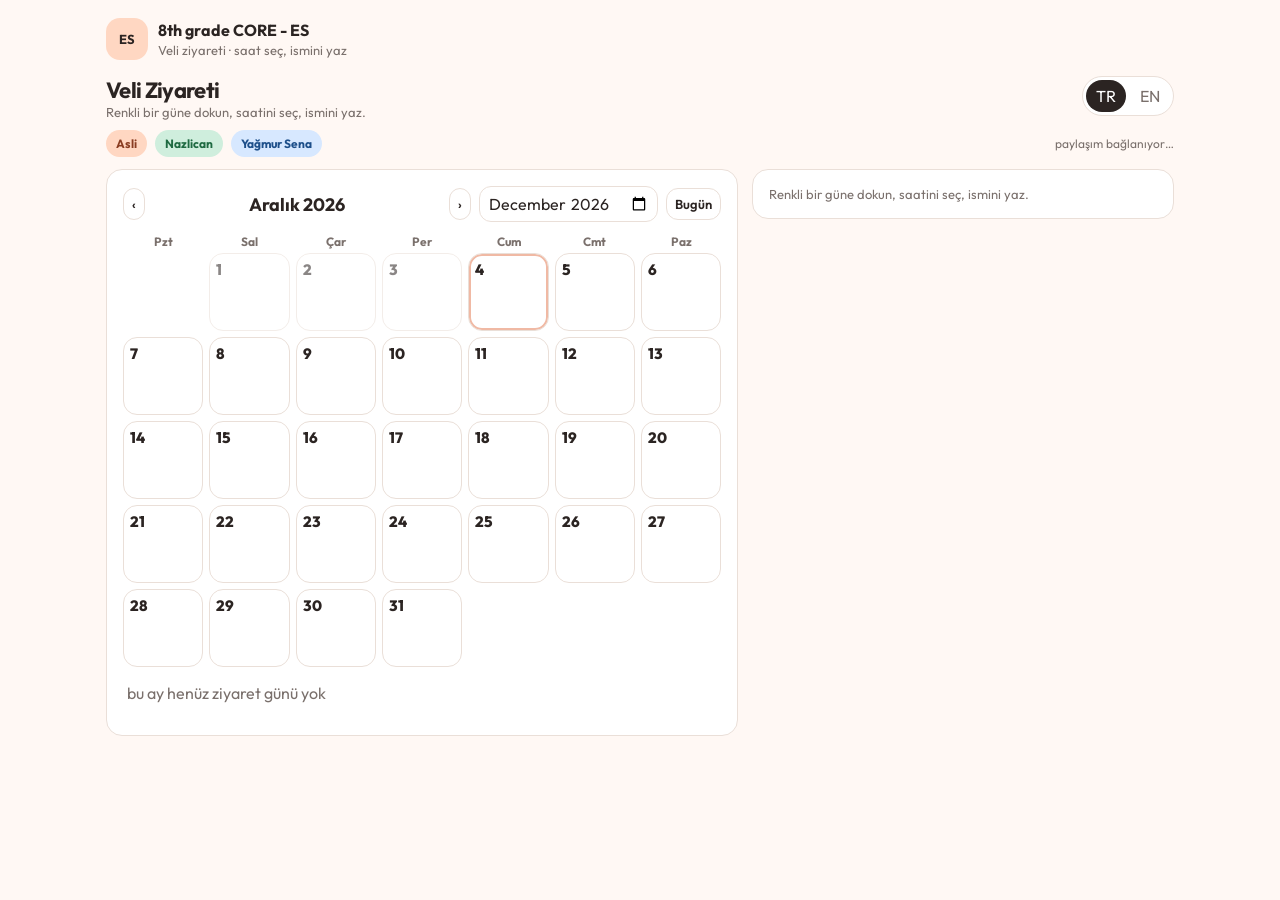
<file: ziyaret.html>
<!DOCTYPE html>
<html lang="tr">
  <head>
    <meta charset="utf-8" />
    <meta name="viewport" content="width=device-width, initial-scale=1, viewport-fit=cover" />
    <meta name="theme-color" content="#fff8f4" />
    <meta name="apple-mobile-web-app-capable" content="yes" />
    <meta name="apple-mobile-web-app-status-bar-style" content="default" />
    <meta http-equiv="Cache-Control" content="no-cache, no-store, must-revalidate" />
    <title>Veli Ziyareti · 8th grade CORE - ES</title>
    <link rel="icon" href="./favicon.svg" type="image/svg+xml" />
    <link rel="preconnect" href="https://fonts.googleapis.com" />
    <link rel="preconnect" href="https://fonts.gstatic.com" crossorigin />
    <link
      href="https://fonts.googleapis.com/css2?family=Outfit:wght@400;500;600;700;800&display=swap"
      rel="stylesheet"
    />
    <link rel="stylesheet" href="./styles.css?v=25" />
  </head>
  <body class="zv-page">
    <div class="zv-brand">
      <div class="mark">ES</div>
      <div>
        <strong>8th grade CORE - ES</strong>
        <p>Veli ziyareti · saat seç, ismini yaz</p>
      </div>
    </div>
    <div id="ziyaret"></div>
    <script src="./ziyaret.js?v=25"></script>
  </body>
</html>
</file>
<file: styles.css>
:root {
  --bg: #fff8f4;
  --ink: #2b2422;
  --soft: #7a706c;
  --line: #eadfd8;
  --card: #ffffff;
  --peach: #ffd7c2;
  --blush: #ffc2c7;
  --mint: #cfeedd;
  --butter: #ffe9a8;
  --cream: #fff4e0;
  --pin: #e25c5c;
  --ok: #2f7a4f;
  --danger: #c2473f;
  --radius: 16px;
}

* {
  box-sizing: border-box;
}

html,
body {
  margin: 0;
  min-height: 100%;
  background: var(--bg);
  color: var(--ink);
  font-family: Outfit, system-ui, sans-serif;
  -webkit-text-size-adjust: 100%;
}

body {
  padding: 18px 16px calc(56px + env(safe-area-inset-bottom, 0px));
  padding-left: max(16px, env(safe-area-inset-left, 0px));
  padding-right: max(16px, env(safe-area-inset-right, 0px));
  overflow-x: hidden;
}

button,
a.tab,
a.btn,
.zv-cell,
.cal-cell,
.jump,
.sheet-tab {
  touch-action: manipulation;
  -webkit-tap-highlight-color: rgba(43, 36, 34, 0.08);
}

button,
input,
select,
textarea {
  font: inherit;
  color: inherit;
}

a {
  color: inherit;
  text-decoration: none;
}

.shell {
  max-width: 920px;
  margin: 0 auto;
}

.top {
  display: flex;
  justify-content: space-between;
  align-items: flex-start;
  gap: 12px;
  margin-bottom: 14px;
}

.brand {
  display: flex;
  gap: 10px;
  align-items: center;
}

.mark {
  width: 42px;
  height: 42px;
  border-radius: 14px;
  background: var(--peach);
  display: grid;
  place-items: center;
  font-weight: 700;
  font-size: 13px;
}

.brand h1 {
  margin: 0;
  font-size: 22px;
  font-weight: 700;
  letter-spacing: -0.03em;
}

.brand p {
  margin: 2px 0 0;
  color: var(--soft);
  font-size: 13px;
}

.lang {
  display: flex;
  gap: 4px;
  background: #fff;
  border: 1px solid var(--line);
  border-radius: 999px;
  padding: 3px;
}

.lang button {
  border: 0;
  background: transparent;
  padding: 6px 10px;
  border-radius: 999px;
  cursor: pointer;
  color: var(--soft);
}

.lang button.active {
  background: var(--ink);
  color: #fff;
}

.tabs {
  display: flex;
  flex-wrap: wrap;
  gap: 6px;
  margin: 0 0 18px;
}

.tab {
  border: 1px solid var(--line);
  background: #fff;
  border-radius: 999px;
  padding: 8px 12px;
  font-size: 13px;
  font-weight: 600;
  min-height: 40px;
  display: inline-flex;
  align-items: center;
  white-space: nowrap;
}

.tab.on {
  background: var(--ink);
  color: #fff;
  border-color: var(--ink);
}

.row {
  display: flex;
  flex-wrap: wrap;
  gap: 8px;
  align-items: center;
}

.btn {
  border: 0;
  background: var(--ink);
  color: #fff;
  border-radius: 12px;
  padding: 9px 12px;
  cursor: pointer;
  font-weight: 600;
  min-height: 40px;
}

.btn.light {
  background: #fff;
  color: var(--ink);
  border: 1px solid var(--line);
}

.btn.pink {
  background: var(--blush);
  color: var(--ink);
}

.btn.danger {
  background: var(--danger);
}

.btn.tiny {
  min-height: 32px;
  padding: 4px 8px;
  font-size: 13px;
}

.card {
  background: var(--card);
  border: 1px solid var(--line);
  border-radius: var(--radius);
  padding: 16px;
}

.hero {
  display: grid;
  grid-template-columns: 1.2fr 0.8fr;
  gap: 12px;
  margin-bottom: 12px;
}

.home-polaroid {
  position: relative;
  width: min(440px, 100%);
  margin: 6px auto 22px;
  padding: 12px 12px 8px;
  background: #fffef9;
  border: 1px solid #f0e4da;
  border-radius: 6px 6px 18px 18px;
  box-shadow: 0 14px 28px rgba(43, 36, 34, 0.08), 0 2px 0 #f3e6dc;
  transform: rotate(-1.4deg);
}

.home-polaroid .pin {
  z-index: 2;
}

.home-polaroid .tape {
  position: absolute;
  top: -10px;
  width: 72px;
  height: 22px;
  background: rgba(255, 215, 194, 0.72);
  border-radius: 2px;
  transform: rotate(-8deg);
  box-shadow: 0 1px 0 rgba(255, 255, 255, 0.5) inset;
}

.home-polaroid .tape-l {
  left: 18px;
}

.home-polaroid .tape-r {
  right: 18px;
  background: rgba(207, 238, 221, 0.8);
  transform: rotate(9deg);
}

.home-polaroid img {
  display: block;
  width: 100%;
  height: auto;
  aspect-ratio: 4 / 3;
  object-fit: cover;
  object-position: center 40%;
  border-radius: 4px;
  background: var(--peach);
}

.home-polaroid figcaption {
  margin: 8px 4px 2px;
  text-align: center;
  font-family: Caveat, cursive;
  font-size: 26px;
  color: #c9785e;
}

.home-board-bar {
  display: flex;
  justify-content: space-between;
  align-items: center;
  gap: 10px;
  margin: 0 0 12px;
}

.home-board {
  display: grid;
  grid-template-columns: 1fr 1fr;
  gap: 12px;
}

.widget {
  position: relative;
  min-height: 110px;
}

.widget.wide {
  grid-column: 1 / -1;
}

.widget-handle {
  position: absolute;
  top: 8px;
  right: 8px;
  z-index: 3;
  width: 36px;
  height: 36px;
  border: 0;
  border-radius: 10px;
  background: rgba(255, 255, 255, 0.7);
  color: var(--soft);
  cursor: grab;
  touch-action: none;
  letter-spacing: -2px;
  font-size: 16px;
  line-height: 1;
}

.widget-handle:active {
  cursor: grabbing;
}

.widget.dragging {
  opacity: 0.72;
  z-index: 4;
  box-shadow: 0 16px 30px rgba(43, 36, 34, 0.12);
}

.widget.jump a {
  display: flex;
  flex-direction: column;
  justify-content: space-between;
  min-height: 78px;
  padding-right: 36px;
}

.hadith-widget {
  background: var(--cream);
  border: 0;
  border-radius: var(--radius);
  padding: 16px 44px 16px 16px;
}

.hadith-widget p {
  margin: 0;
  font-size: 16px;
  line-height: 1.55;
}

.hadith-widget small {
  display: block;
  margin-top: 8px;
  color: var(--soft);
}

.photo-widget {
  background: transparent;
  border: 0;
  padding: 12px 0 4px;
  min-height: 0;
}

.photo-widget .widget-handle {
  right: calc(50% - 200px);
  top: 18px;
}

.photo-widget .home-polaroid {
  margin: 8px auto 4px;
}

.note-widget {
  border: 0;
  border-radius: 8px;
  padding: 28px 16px 14px;
  min-height: 160px;
}

.note-widget.peach { background: var(--peach); }
.note-widget.mint { background: var(--mint); }
.note-widget.blush { background: #ffd6e8; }
.note-widget.butter { background: var(--butter); }
.note-widget.sky { background: #d7e8ff; }

.note-widget .note-title {
  width: 100%;
  border: 0;
  background: transparent;
  font-family: Caveat, cursive;
  font-size: 24px;
  font-weight: 600;
  margin-bottom: 6px;
  outline: none;
}

.note-widget textarea {
  width: 100%;
  border: 0;
  background: transparent;
  resize: none;
  min-height: 72px;
  outline: none;
  line-height: 1.45;
}

.widget-del {
  position: absolute;
  top: 8px;
  left: 8px;
  z-index: 3;
  width: 28px;
  height: 28px;
  border: 0;
  border-radius: 999px;
  background: rgba(255, 255, 255, 0.7);
  color: var(--soft);
  cursor: pointer;
  font-size: 18px;
  line-height: 1;
}

.jump {
  min-height: 110px;
  display: flex;
  flex-direction: column;
  justify-content: space-between;
  padding: 16px;
  border-radius: var(--radius);
}

.jump.peach { background: var(--peach); border-color: transparent; }
.jump.mint { background: var(--mint); border-color: transparent; }
.jump.butter { background: var(--butter); border-color: transparent; }
.jump.blush { background: #ffd6e8; border-color: transparent; }
.jump.sky { background: #d7e8ff; border-color: transparent; }

.jump b {
  font-size: 18px;
}

.ziyaret-home {
  gap: 8px;
}

.ziyaret-home a {
  display: flex;
  flex-direction: column;
  gap: 4px;
}

.zv-home-url,
.veli-note-link {
  width: 100%;
  border: 0;
  background: rgba(255, 255, 255, 0.7);
  border-radius: 10px;
  padding: 8px 10px;
  font-size: 11px;
  word-break: break-all;
  display: block;
}

.veli-note {
  align-items: flex-start;
}

.veli-note b {
  display: block;
  margin-bottom: 6px;
}

.quiet {
  color: var(--soft);
  font-size: 13px;
  margin: 0;
}

h2 {
  margin: 0 0 10px;
  font-size: 22px;
  letter-spacing: -0.03em;
}

.pin-wrap {
  position: relative;
  background: var(--butter);
  border: 0;
  border-radius: 8px;
  padding: 22px 16px 16px;
  box-shadow: 0 10px 0 rgba(43, 36, 34, 0.04);
}

.pin {
  position: absolute;
  top: -8px;
  left: 50%;
  width: 16px;
  height: 16px;
  margin-left: -8px;
  background: var(--pin);
  border-radius: 50%;
  box-shadow: 0 6px 0 rgba(226, 92, 92, 0.25);
}

.pin-wrap .hand {
  font-family: Caveat, cursive;
  font-size: 22px;
  margin: 0 0 6px;
}

.pin-wrap textarea,
.note textarea,
.week textarea {
  width: 100%;
  border: 0;
  background: transparent;
  resize: none;
  min-height: 90px;
  outline: none;
  line-height: 1.5;
  overflow: hidden;
  white-space: pre-wrap;
  word-break: break-word;
}

.hadith {
  background: var(--cream);
  border: 0;
}

.hadith p {
  margin: 0;
  font-size: 16px;
  line-height: 1.55;
}

.hadith small {
  display: block;
  margin-top: 8px;
  color: var(--soft);
}

.weeks {
  display: grid;
  gap: 8px;
}

.month {
  margin: 18px 0 8px;
  font-size: 13px;
  font-weight: 700;
  color: var(--soft);
}

.week {
  background: #fff;
  border: 1px solid var(--line);
  border-radius: 14px;
  padding: 12px;
}

.week.now {
  border-color: #f0b9a4;
  background: #fff6f1;
}

.week-top {
  display: flex;
  justify-content: space-between;
  gap: 8px;
  align-items: center;
  margin-bottom: 8px;
  flex-wrap: wrap;
}

.week-source {
  font-family: Caveat, cursive;
  font-size: 20px;
  color: #c9785e;
  font-weight: 600;
}

.week.seeded {
  background: #fffaf4;
}

.week.seeded textarea {
  min-height: 280px;
}

.badge {
  background: var(--blush);
  border-radius: 999px;
  padding: 3px 8px;
  font-size: 12px;
  font-weight: 700;
}

.addbar {
  display: flex;
  gap: 8px;
  margin-bottom: 12px;
  align-items: flex-end;
}

.addbar input,
.addbar textarea {
  flex: 1;
  border: 1px solid var(--line);
  border-radius: 12px;
  padding: 10px 12px;
  background: #fff;
  resize: none;
  min-height: 44px;
  line-height: 1.5;
  overflow: hidden;
  white-space: pre-wrap;
  word-break: break-word;
}

.list {
  display: flex;
  flex-direction: column;
  gap: 8px;
}

.item {
  display: flex;
  gap: 10px;
  align-items: flex-start;
  background: #fff;
  border: 1px solid var(--line);
  border-radius: 14px;
  padding: 10px 12px;
}

.item input[type="checkbox"] {
  width: 18px;
  height: 18px;
  margin-top: 3px;
}

.item .btn {
  flex-shrink: 0;
  margin-top: 2px;
}

.item input[type="text"],
.item textarea {
  flex: 1;
  min-width: 0;
  border: 0;
  background: transparent;
  outline: none;
  resize: none;
  min-height: 24px;
  line-height: 1.5;
  overflow: hidden;
  white-space: pre-wrap;
  word-break: break-word;
}

.item.done input[type="text"],
.item.done textarea {
  text-decoration: line-through;
  color: var(--soft);
}

.empty {
  color: var(--soft);
  padding: 16px 4px;
  margin: 0;
}

.field {
  display: flex;
  flex-direction: column;
  gap: 6px;
  margin-bottom: 10px;
}

.field span {
  font-size: 12px;
  font-weight: 650;
  color: var(--soft);
}

.field input,
.field select,
.field textarea {
  border: 1px solid var(--line);
  background: #fff;
  border-radius: 12px;
  padding: 10px 12px;
  outline: none;
}

.form-grid {
  display: grid;
  grid-template-columns: 1fr 1fr;
  gap: 0 12px;
}

.table-wrap {
  overflow: auto;
  border: 1px solid var(--line);
  border-radius: 14px;
  background: #fff;
}

table {
  width: 100%;
  border-collapse: collapse;
  min-width: 680px;
}

th,
td {
  text-align: left;
  padding: 10px;
  border-bottom: 1px solid var(--line);
}

th {
  font-size: 12px;
  color: var(--soft);
  background: #fffaf7;
}

td input,
td select {
  width: 100%;
  border: 0;
  background: transparent;
}

.totals {
  display: grid;
  grid-template-columns: 1fr 1fr 1fr;
  gap: 8px;
  margin: 10px 0;
}

.total {
  background: #fff;
  border: 1px solid var(--line);
  border-radius: 14px;
  padding: 12px;
}

.total b {
  display: block;
  margin-top: 4px;
  font-size: 20px;
}

.money.neg { color: var(--danger); }
.money.pos { color: var(--ok); }

.charts {
  display: grid;
  grid-template-columns: 1fr 1fr;
  gap: 10px;
  margin-top: 10px;
}

.chart-box {
  height: 240px;
}

.grid3 {
  display: grid;
  grid-template-columns: 1fr 1fr 1fr;
  gap: 10px;
}

.modal-back {
  position: fixed;
  inset: 0;
  background: rgba(43, 36, 34, 0.28);
  display: grid;
  place-items: end center;
  padding: 14px;
  z-index: 20;
}

.modal {
  width: min(520px, 100%);
  background: #fff;
  border-radius: 18px;
  padding: 16px;
}

.mentor-top {
  display: grid;
  grid-template-columns: 1fr 1fr;
  gap: 12px;
  margin-bottom: 16px;
}

.tiny-progress {
  font-size: 13px;
  color: var(--soft);
  margin: 0 0 10px;
}

.shell.wide {
  max-width: 1080px;
}

.sheet {
  border: 1px solid #c9c9c9;
  background: #fff;
  border-radius: 8px 8px 0 0;
  overflow: auto;
}

.sheet table {
  min-width: 1100px;
  border-collapse: collapse;
}

.sheet th {
  background: #e8f0dc;
  color: var(--ink);
  font-size: 12px;
  font-weight: 700;
  border: 1px solid #c5cbb8;
  padding: 8px;
  position: sticky;
  top: 0;
}

.sheet td {
  border: 1px solid #d8d8d8;
  padding: 0;
  vertical-align: top;
  background: #fff;
}

.sheet .num {
  width: 40px;
  text-align: center;
  background: #f4f4f4;
  color: #888;
  font-size: 12px;
  padding: 8px 4px;
}

.sheet textarea {
  width: 100%;
  border: 0;
  padding: 8px;
  min-height: 38px;
  resize: none;
  overflow: hidden;
  line-height: 1.45;
  background: transparent;
  white-space: pre-wrap;
  word-break: break-word;
}

.sheet tr:focus-within td {
  box-shadow: inset 0 0 0 2px #217346;
}

.sheet-del {
  width: 54px;
  background: #fafafa;
  padding: 4px !important;
}

.sheet th.th-home {
  background: #ffd6e8;
  color: #c44d7a;
  border-color: #f0b7cc;
}

.sheet th.th-kuran {
  background: #fff1b8;
  color: #8a6a12;
  border-color: #ead48a;
}

.sheet td.sheet-home {
  background: #fff6fa;
  min-width: 128px;
}

.sheet td.sheet-home.on {
  background: #ffe0ee;
}

.sheet td.sheet-kuran {
  background: #fffbeb;
  min-width: 150px;
}

.sheet td.sheet-kuran.on {
  background: #e8f8ef;
}

.sheet select {
  width: 100%;
  border: 0;
  padding: 8px 6px;
  min-height: 38px;
  background: transparent;
  font: inherit;
  font-size: 13px;
  font-weight: 650;
  cursor: pointer;
  color: inherit;
}

.sheet td.sheet-home.on select {
  color: #c44d7a;
}

.sheet td.sheet-kuran.on select {
  color: #2f7a4a;
}

.sheet-tabs {
  display: flex;
  flex-wrap: wrap;
  gap: 4px;
  background: #efefef;
  border: 1px solid #c9c9c9;
  border-top: 0;
  border-radius: 0 0 8px 8px;
  padding: 8px 8px 0;
}

.sheet-tab {
  background: #f7f7f7;
  border: 1px solid #c9c9c9;
  border-bottom: 0;
  border-radius: 8px 8px 0 0;
  padding: 8px 14px;
  font-size: 13px;
  font-weight: 650;
}

.sheet-tab.on {
  background: #fff;
  border-top: 3px solid #217346;
  color: #217346;
}

.cal-wrap {
  background: #fff;
  border: 1px solid var(--line);
  border-radius: 18px;
  padding: 14px;
  margin-bottom: 12px;
}

.cal-nav {
  display: flex;
  align-items: center;
  gap: 8px;
  margin-bottom: 12px;
}

.cal-nav b {
  flex: 1;
  text-align: center;
  font-size: 18px;
  text-transform: capitalize;
}

.cal-week,
.cal-grid {
  display: grid;
  grid-template-columns: repeat(7, 1fr);
  gap: 6px;
}

.cal-week span {
  text-align: center;
  font-size: 12px;
  font-weight: 700;
  color: var(--soft);
  padding-bottom: 4px;
}

.cal-cell {
  min-height: 92px;
  border: 1px solid var(--line);
  border-radius: 12px;
  background: #fffdfb;
  padding: 6px;
  text-align: left;
  cursor: pointer;
  display: flex;
  flex-direction: column;
  gap: 3px;
  overflow: hidden;
}

.cal-cell.empty {
  background: transparent;
  border-color: transparent;
  cursor: default;
  min-height: 24px;
}

.cal-cell.today {
  background: #fff4ea;
  border-color: #f0b9a4;
}

.cal-cell.on {
  box-shadow: inset 0 0 0 2px var(--ink);
}

.cal-num {
  font-size: 12px;
  font-weight: 700;
}

.cal-chip {
  display: block;
  font-size: 10px;
  line-height: 1.25;
  border-radius: 6px;
  padding: 2px 5px;
  white-space: nowrap;
  overflow: hidden;
  text-overflow: ellipsis;
  font-weight: 650;
}

.cal-chip.pink { background: #ffd0d6; color: #7a3040; }
.cal-chip.rose { background: #ffd7c2; color: #7a3e28; }
.cal-chip.blue { background: #cfe0f6; color: #2a4a78; }
.cal-chip.ink { background: #ece7e2; color: #2b2422; }

.cal-more {
  font-size: 11px;
  color: var(--soft);
}

.cal-legend {
  display: flex;
  flex-wrap: wrap;
  gap: 6px;
  margin-top: 10px;
}

.cal-legend .cal-chip {
  display: inline-block;
  font-size: 12px;
  padding: 4px 8px;
}

.gundem-cols {
  display: grid;
  grid-template-columns: 1.1fr 0.9fr;
  gap: 12px;
}

.dot {
  width: 10px;
  height: 10px;
  border-radius: 50%;
  margin-top: 6px;
  flex-shrink: 0;
}

.dot.pink { background: #e58a96; }
.dot.rose { background: #e2a07e; }
.dot.blue { background: #6f93c9; }
.dot.ink { background: #2b2422; }

.item.pinned {
  background: #fff6d8;
}

.toolbar h3 {
  font-size: 18px;
}

.as-banner {
  background: #ffe8f1;
  border: 1px solid #f0b7cc;
  border-radius: 16px;
  padding: 12px 14px;
  margin-bottom: 12px;
}

.as-label {
  display: block;
  font-size: 12px;
  font-weight: 700;
  color: #c44d7a;
  margin-bottom: 8px;
  letter-spacing: 0.02em;
}

.as-chips {
  display: flex;
  flex-wrap: wrap;
  gap: 8px;
}

.as-chip {
  display: inline-flex;
  flex-direction: column;
  background: #fff;
  border: 1px solid #f0b7cc;
  color: #c44d7a;
  border-radius: 999px;
  padding: 6px 12px;
  font-size: 13px;
  font-weight: 650;
}

.as-chip small {
  font-size: 10px;
  font-weight: 600;
  color: #a36;
  opacity: 0.7;
}

.sheet tr.as-row td {
  background: #fff6fa;
}

.sheet tr.as-row td.sheet-home.on {
  background: #ffe0ee;
}

.sohbet-hero {
  position: relative;
  background: var(--butter);
  border-radius: 18px;
  padding: 26px 18px 18px;
  margin-bottom: 18px;
  box-shadow: 0 10px 0 rgba(43, 36, 34, 0.04);
}

.sohbet-hero h3 {
  margin: 6px 0 14px;
  font-size: 26px;
  letter-spacing: -0.03em;
  line-height: 1.25;
}

.sohbet-title,
.sohbet-card-title,
.sohbet-box {
  display: block;
  width: 100%;
  border: 1.5px solid #ead9a4;
  background: #fff;
  border-radius: 12px;
  padding: 10px 12px;
  resize: vertical;
  outline: none;
  line-height: 1.5;
  overflow: auto;
  white-space: pre-wrap;
  word-break: break-word;
  cursor: text;
  pointer-events: auto;
  position: relative;
  z-index: 1;
}

.sohbet-title {
  margin: 8px 0 14px;
  min-height: 64px;
  font-size: 24px;
  font-weight: 700;
  letter-spacing: -0.03em;
  border-color: #e6d08a;
}

.sohbet-card-title {
  min-height: 48px;
  font-size: 16px;
  font-weight: 700;
  border-color: var(--line);
}

.sohbet-box {
  min-height: 110px;
}

.sohbet-title:focus,
.sohbet-card-title:focus,
.sohbet-box:focus {
  border-color: #c44d7a;
  box-shadow: 0 0 0 3px rgba(196, 77, 122, 0.15);
}

.sohbet-title::placeholder,
.sohbet-card-title::placeholder,
.sohbet-box::placeholder {
  color: #b7aa8a;
  font-weight: 500;
}

.sohbet-notes {
  display: block;
}

.sohbet-notes-lab {
  display: flex;
  justify-content: space-between;
  font-size: 12px;
  font-weight: 700;
  color: var(--soft);
  margin-bottom: 6px;
}

.sohbet-kicker {
  font-size: 13px;
  font-weight: 700;
  color: #8a6a12;
}

.save-hint {
  font-style: normal;
  color: var(--ok);
  opacity: 0;
  transition: opacity 0.2s;
}

.save-hint.on {
  opacity: 1;
}

.sohbet-add {
  margin: 10px 0 0;
}

.sohbet-extras {
  margin-top: 8px;
}

.sohbet-track {
  display: grid;
  gap: 10px;
}

.sohbet-card {
  display: grid;
  grid-template-columns: 64px 1fr;
  gap: 12px;
  background: #fff;
  border: 1px solid var(--line);
  border-radius: 16px;
  padding: 14px;
}

.sohbet-card.now {
  border-color: #f0b9a4;
  background: #fff6f1;
}

.sohbet-card.past {
  opacity: 0.78;
}

.sohbet-card.done {
  background: #f4fbf6;
  border-color: #cfeedd;
}

.sohbet-side {
  display: flex;
  flex-direction: column;
  align-items: center;
  gap: 8px;
}

.sohbet-num {
  width: 48px;
  height: 48px;
  border-radius: 16px;
  background: var(--cream);
  display: grid;
  place-items: center;
  font-weight: 800;
  font-size: 15px;
}

.sohbet-card.now .sohbet-num {
  background: var(--blush);
}

.sohbet-check input {
  width: 18px;
  height: 18px;
}

.sohbet-card-top {
  display: flex;
  justify-content: space-between;
  gap: 8px;
  align-items: flex-start;
  margin-bottom: 4px;
}

.sohbet-card-top b {
  font-size: 16px;
  line-height: 1.35;
}

.sohbet-body .quiet {
  margin-bottom: 8px;
}

.gcal-card p {
  margin: 0 0 10px;
}

.gcal-frame {
  width: 100%;
  min-height: 560px;
  border: 0;
  border-radius: 16px;
  background: #fff;
  margin-top: 12px;
}

.gcal-empty {
  min-height: 140px;
  display: grid;
  place-items: center;
  background: var(--cream);
  border-radius: 14px;
  color: var(--soft);
  margin-top: 12px;
  font-weight: 600;
}

body.zv-page {
  max-width: 1100px;
  margin: 0 auto;
}

.zv-brand {
  display: flex;
  gap: 10px;
  align-items: center;
  margin-bottom: 16px;
}

.zv-brand p {
  margin: 2px 0 0;
  color: var(--soft);
  font-size: 13px;
}

.zv-wrap h2 {
  margin: 0;
}

.zv-top {
  display: flex;
  justify-content: space-between;
  gap: 12px;
  align-items: flex-start;
  margin-bottom: 10px;
}

.zv-legend {
  display: flex;
  flex-wrap: wrap;
  gap: 8px;
  align-items: center;
  margin-bottom: 12px;
}

.zv-pill {
  appearance: none;
  -webkit-appearance: none;
  border: 0;
  border-radius: 999px;
  padding: 6px 10px;
  font-size: 12px;
  font-weight: 700;
  cursor: pointer;
}

.zv-pill:disabled {
  cursor: default;
}

.zv-pill.on {
  box-shadow: inset 0 0 0 2px var(--ink);
}

.zv-pill.asli,
.zv-pick.asli,
.zv-cell.asli,
.zv-def.asli,
.zv-panel.asli {
  background: #ffd7c2;
  color: #8a3d22;
}

.zv-pill.nazlican,
.zv-pick.nazlican,
.zv-cell.nazlican,
.zv-def.nazlican,
.zv-panel.nazlican {
  background: #cfeedd;
  color: #1f6a42;
}

.zv-pill.yagmur,
.zv-pick.yagmur,
.zv-cell.yagmur,
.zv-def.yagmur,
.zv-panel.yagmur {
  background: #d7e8ff;
  color: #1d4f8a;
}

.zv-sync {
  margin-left: auto;
  font-size: 12px;
  color: var(--soft);
}

.zv-tools {
  margin-bottom: 12px;
}

.zv-hint {
  margin: -4px 0 12px;
}

.zv-linkbox {
  margin-top: 10px;
}

.zv-layout {
  display: grid;
  grid-template-columns: minmax(0, 1.35fr) minmax(260px, 0.9fr);
  gap: 14px;
  align-items: start;
}

.zv-cal {
  min-width: 0;
  overflow: hidden;
}

.zv-cal .cal-nav {
  flex-wrap: wrap;
}

.zv-month {
  border: 1px solid var(--line);
  border-radius: 12px;
  padding: 6px 8px;
  background: #fff;
  min-height: 36px;
}

.zv-grid {
  display: grid;
  grid-template-columns: repeat(7, minmax(0, 1fr));
  gap: 6px;
}

.zv-cell {
  appearance: none;
  -webkit-appearance: none;
  min-width: 0;
  min-height: 78px;
  border: 1px solid var(--line);
  border-radius: 14px;
  background: #fff;
  padding: 8px 6px 6px;
  text-align: left;
  cursor: pointer;
  display: flex;
  flex-direction: column;
  gap: 2px;
  overflow: hidden;
  line-height: 1.15;
}

.zv-cell.empty {
  background: transparent;
  border-color: transparent;
  min-height: 20px;
  cursor: default;
}

.zv-cell.today {
  box-shadow: inset 0 0 0 2px #f0b9a4;
}

.zv-cell.on {
  box-shadow: inset 0 0 0 2px var(--ink);
}

.zv-cell.past {
  opacity: 0.55;
}

.zv-cell:disabled {
  cursor: default;
}

.zv-cell.packed {
  opacity: 0.72;
}

.zv-wrap.painting .zv-cell:not(.empty):not(:disabled) {
  cursor: copy;
}

.zv-cal .cal-num {
  font-size: 15px;
  font-weight: 800;
  line-height: 1;
}

.zv-abla {
  font-size: 11px;
  font-weight: 800;
  letter-spacing: 0.01em;
  white-space: nowrap;
  overflow: hidden;
  text-overflow: ellipsis;
}

.zv-fullmark {
  font-size: 10px;
  font-weight: 800;
  text-transform: uppercase;
  letter-spacing: 0.04em;
  opacity: 0.75;
}

.zv-dots {
  display: flex;
  gap: 4px;
  margin-top: auto;
}

.zv-dot {
  width: 8px;
  height: 8px;
  border-radius: 50%;
  background: rgba(43, 36, 34, 0.22);
}

.zv-dot.full {
  background: rgba(43, 36, 34, 0.72);
}

.zv-panel h3 {
  margin: 4px 0 10px;
  font-size: 22px;
}

.zv-kicker {
  font-size: 12px;
  font-weight: 800;
  letter-spacing: 0.04em;
  text-transform: uppercase;
}

.zv-lab {
  font-size: 12px;
  font-weight: 700;
  color: var(--soft);
  margin: 12px 0 8px;
}

.zv-slots,
.zv-ablas {
  display: grid;
  gap: 8px;
}

.zv-mini {
  grid-template-columns: repeat(3, minmax(0, 1fr));
}

.zv-pick.on {
  box-shadow: inset 0 0 0 2px var(--ink);
}

.zv-slot,
.zv-pick {
  appearance: none;
  -webkit-appearance: none;
  width: 100%;
  border: 0;
  border-radius: 14px;
  padding: 12px;
  text-align: left;
  cursor: pointer;
  background: #fff;
  border: 1px solid var(--line);
}

.zv-slot b {
  display: block;
  font-size: 20px;
}

.zv-slot span,
.zv-slot small {
  display: block;
  color: var(--soft);
  font-size: 13px;
}

.zv-slot.on {
  box-shadow: inset 0 0 0 2px var(--ink);
}

.zv-slot.full {
  opacity: 0.55;
}

.zv-form,
.zv-edit {
  display: grid;
  gap: 8px;
  margin-top: 12px;
}

.zv-timegrid {
  display: grid;
  grid-template-columns: repeat(3, minmax(0, 1fr));
  gap: 8px;
}

.zv-timesel {
  display: grid;
  gap: 4px;
  font-size: 12px;
  font-weight: 700;
  color: var(--soft);
}

.zv-timesel select,
.zv-defaults select {
  width: 100%;
  border: 1px solid var(--line);
  border-radius: 12px;
  padding: 10px 8px;
  background: #fff;
  font-size: 16px;
  font-weight: 800;
  color: var(--ink);
}

.zv-form input,
.zv-edit input,
.zv-defaults input,
.zv-settings input,
.zv-listcard input,
.zv-linkbox input {
  border: 1px solid var(--line);
  border-radius: 12px;
  padding: 10px 12px;
  background: #fff;
  font-size: 16px;
  width: 100%;
}

.zv-mine {
  margin-top: 12px;
}

.zv-ok {
  margin-top: 14px;
  background: #fff;
  border-radius: 14px;
  padding: 12px;
}

.zv-defaults {
  display: grid;
  gap: 8px;
}

.zv-def {
  display: grid;
  grid-template-columns: 140px 1fr 1fr 1fr;
  gap: 8px;
  align-items: center;
  border-radius: 14px;
  padding: 10px;
}

.zv-settings {
  margin-top: 12px;
}

.zv-settings .toolbar,
.zv-listcard .toolbar {
  display: flex;
  gap: 10px;
  align-items: center;
  justify-content: space-between;
  margin-bottom: 10px;
}

.zv-toast {
  position: fixed;
  left: 50%;
  bottom: 18px;
  transform: translateX(-50%) translateY(20px);
  background: var(--ink);
  color: #fff;
  border-radius: 999px;
  padding: 10px 16px;
  opacity: 0;
  pointer-events: none;
  font-weight: 700;
}

.zv-toast.on {
  opacity: 1;
  transform: translateX(-50%) translateY(0);
}

@media (max-width: 800px) {
  .hero,
  .mentor-top,
  .form-grid,
  .charts,
  .totals,
  .grid3,
  .gundem-cols,
  .sohbet-card,
  .zv-layout,
  .zv-def {
    grid-template-columns: 1fr;
  }

  .ziyaret-home {
    grid-column: 1 / -1;
  }

  .brand h1 {
    font-size: 18px;
  }

  .cal-cell,
  .zv-cell {
    min-height: 64px;
  }

  .zv-mini {
    grid-template-columns: repeat(3, minmax(0, 1fr));
  }

  .gcal-frame {
    min-height: 420px;
  }
}

@media (max-width: 560px) {
  body {
    padding: 12px 12px calc(28px + env(safe-area-inset-bottom, 0px));
  }

  .top {
    align-items: center;
    margin-bottom: 10px;
  }

  .mark {
    width: 36px;
    height: 36px;
    font-size: 12px;
  }

  .brand h1 {
    font-size: 16px;
  }

  .brand p {
    font-size: 12px;
  }

  .tabs {
    flex-wrap: nowrap;
    overflow-x: auto;
    -webkit-overflow-scrolling: touch;
    scrollbar-width: none;
    margin: 0 -12px 14px;
    padding: 0 12px 10px;
    gap: 8px;
  }

  .tabs::-webkit-scrollbar {
    display: none;
  }

  .tab {
    min-height: 42px;
    padding: 10px 14px;
  }

  .lang button {
    min-height: 36px;
    min-width: 40px;
  }

  .home-polaroid {
    width: 100%;
    margin-bottom: 16px;
    transform: rotate(-0.6deg);
  }

  .home-polaroid figcaption {
    font-size: 22px;
  }

  .home-board {
    gap: 8px;
  }

  .photo-widget .widget-handle {
    right: 8px;
    top: 8px;
  }

  .jump {
    min-height: 92px;
    padding: 12px;
  }

  .jump b {
    font-size: 16px;
  }

  .addbar {
    flex-direction: column;
    align-items: stretch;
  }

  .addbar .btn {
    width: 100%;
    min-height: 44px;
  }

  .item {
    flex-wrap: wrap;
  }

  .item textarea,
  .item input[type="text"] {
    flex: 1 1 100%;
    font-size: 16px;
  }

  .item .btn {
    min-height: 40px;
  }

  .week-top {
    flex-wrap: wrap;
  }

  button,
  input,
  select,
  textarea {
    font-size: 16px;
  }

  .btn {
    min-height: 44px;
  }

  .cal-nav,
  .zv-cal .cal-nav {
    flex-wrap: wrap;
  }

  .cal-nav b {
    flex: 1 1 100%;
    order: -1;
    font-size: 16px;
  }

  .cal-week,
  .cal-grid,
  .zv-grid {
    gap: 4px;
  }

  .cal-week span {
    font-size: 10px;
    padding-bottom: 2px;
  }

  .cal-cell,
  .zv-cell {
    min-height: 52px;
    padding: 4px 3px 3px;
    border-radius: 10px;
    gap: 1px;
  }

  .zv-cal .cal-num,
  .cal-num {
    font-size: 12px;
  }

  .zv-abla {
    font-size: 9px;
  }

  .zv-dots {
    gap: 2px;
  }

  .zv-dot {
    width: 5px;
    height: 5px;
  }

  .zv-tools .row {
    width: 100%;
  }

  .zv-tools .btn,
  .zv-tools a.btn {
    flex: 1 1 calc(50% - 8px);
    display: inline-flex;
    align-items: center;
    justify-content: center;
    text-align: center;
  }

  .zv-slot,
  .zv-pick {
    min-height: 48px;
    padding: 12px;
  }

  .zv-slot b {
    font-size: 18px;
  }

  .zv-form .btn,
  .zv-ok .btn {
    width: 100%;
    min-height: 46px;
  }

  .zv-timegrid {
    grid-template-columns: 1fr;
  }

  .sheet-tabs {
    flex-wrap: nowrap;
    overflow-x: auto;
    -webkit-overflow-scrolling: touch;
  }

  .sheet-tab {
    flex: 0 0 auto;
    min-height: 42px;
  }

  .modal-back {
    place-items: end stretch;
    padding: 0;
  }

  .modal {
    width: 100%;
    max-height: 92vh;
    overflow: auto;
    border-radius: 20px 20px 0 0;
    padding-bottom: calc(16px + env(safe-area-inset-bottom, 0px));
  }

  .gcal-frame {
    min-height: 360px;
  }

  .zv-top {
    flex-direction: column;
  }

  .zv-sync {
    margin-left: 0;
    width: 100%;
  }

  .zv-legend {
    gap: 6px;
  }

  .zv-pill {
    min-height: 36px;
  }

  .veli-note {
    flex-direction: column;
  }

  .veli-note .btn {
    width: 100%;
  }

  #copy-veli {
    width: 100%;
  }
}

@media print {
  .tabs,
  .lang,
  .zv-tools,
  .zv-form,
  .zv-edit,
  .zv-hint,
  .zv-toast,
  #zv-form {
    display: none !important;
  }

  .zv-layout {
    grid-template-columns: 1fr;
  }

  body {
    background: #fff;
  }
}
</file>
